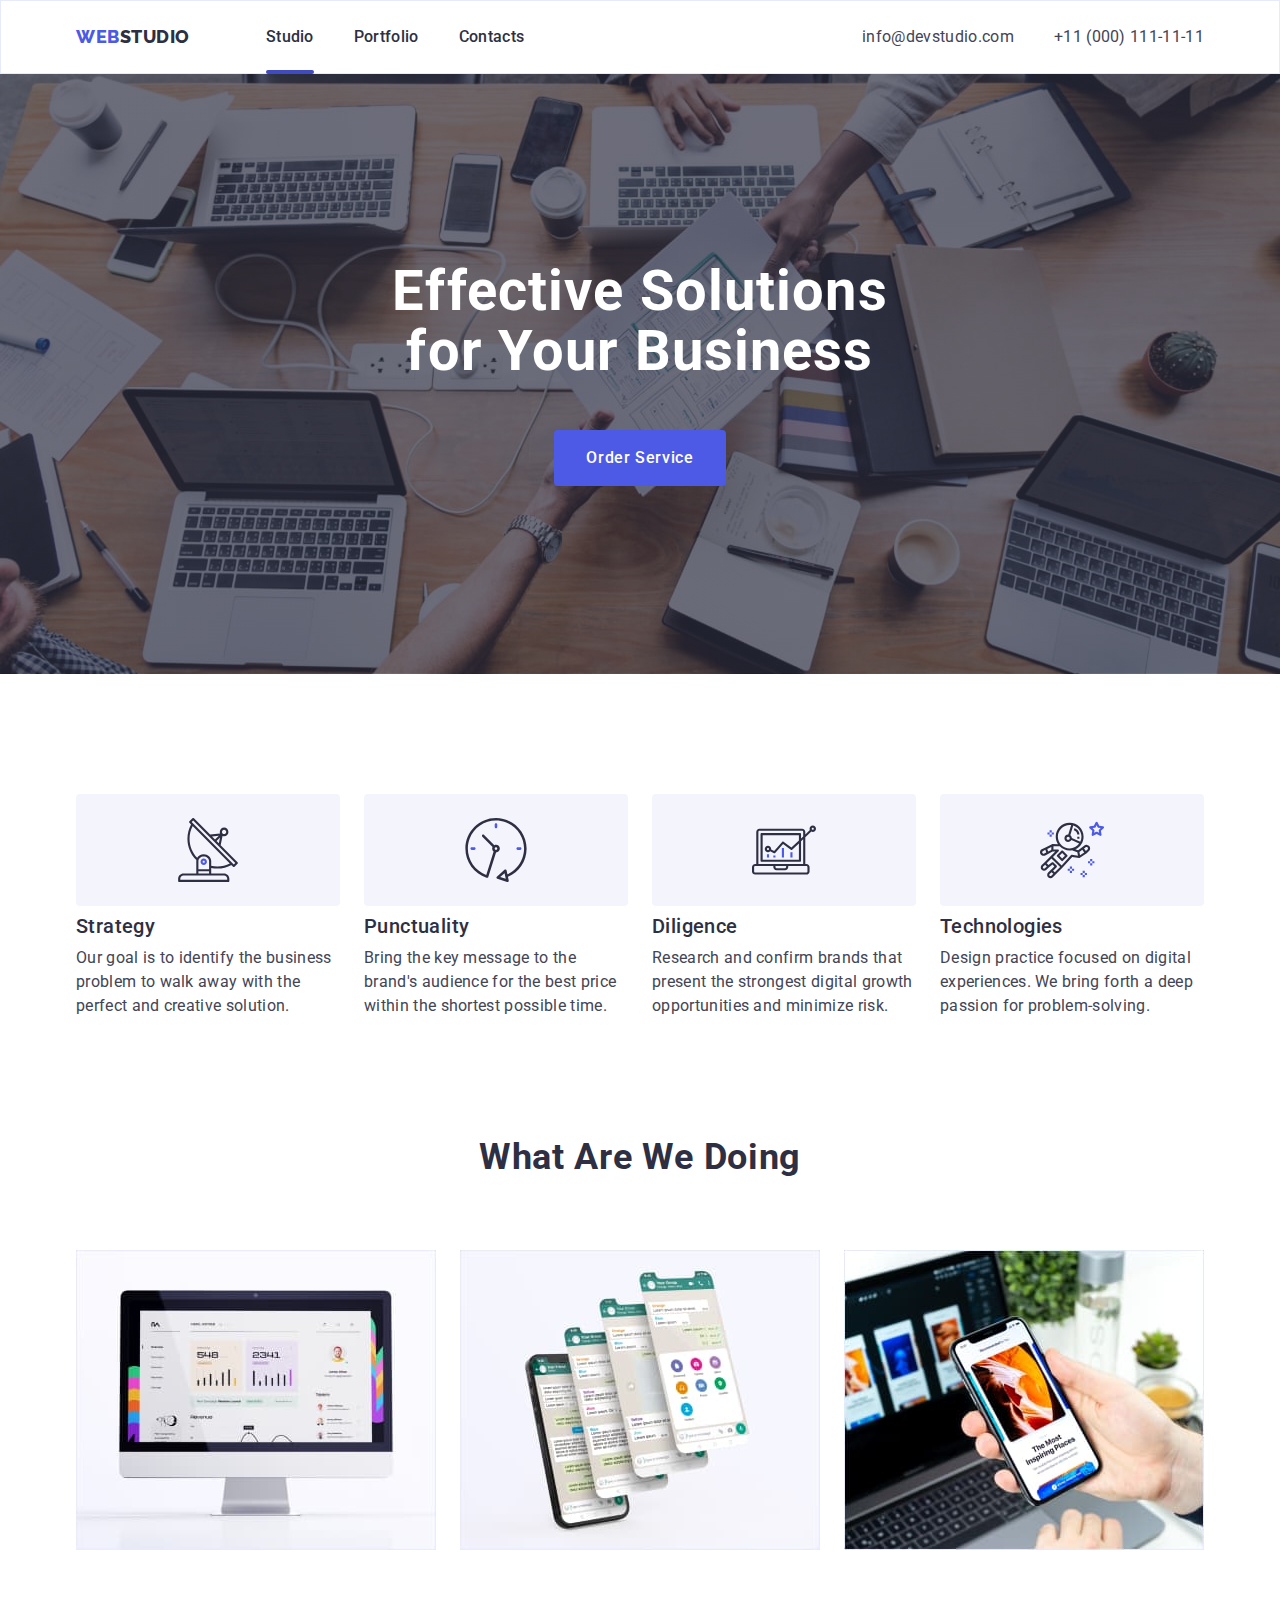
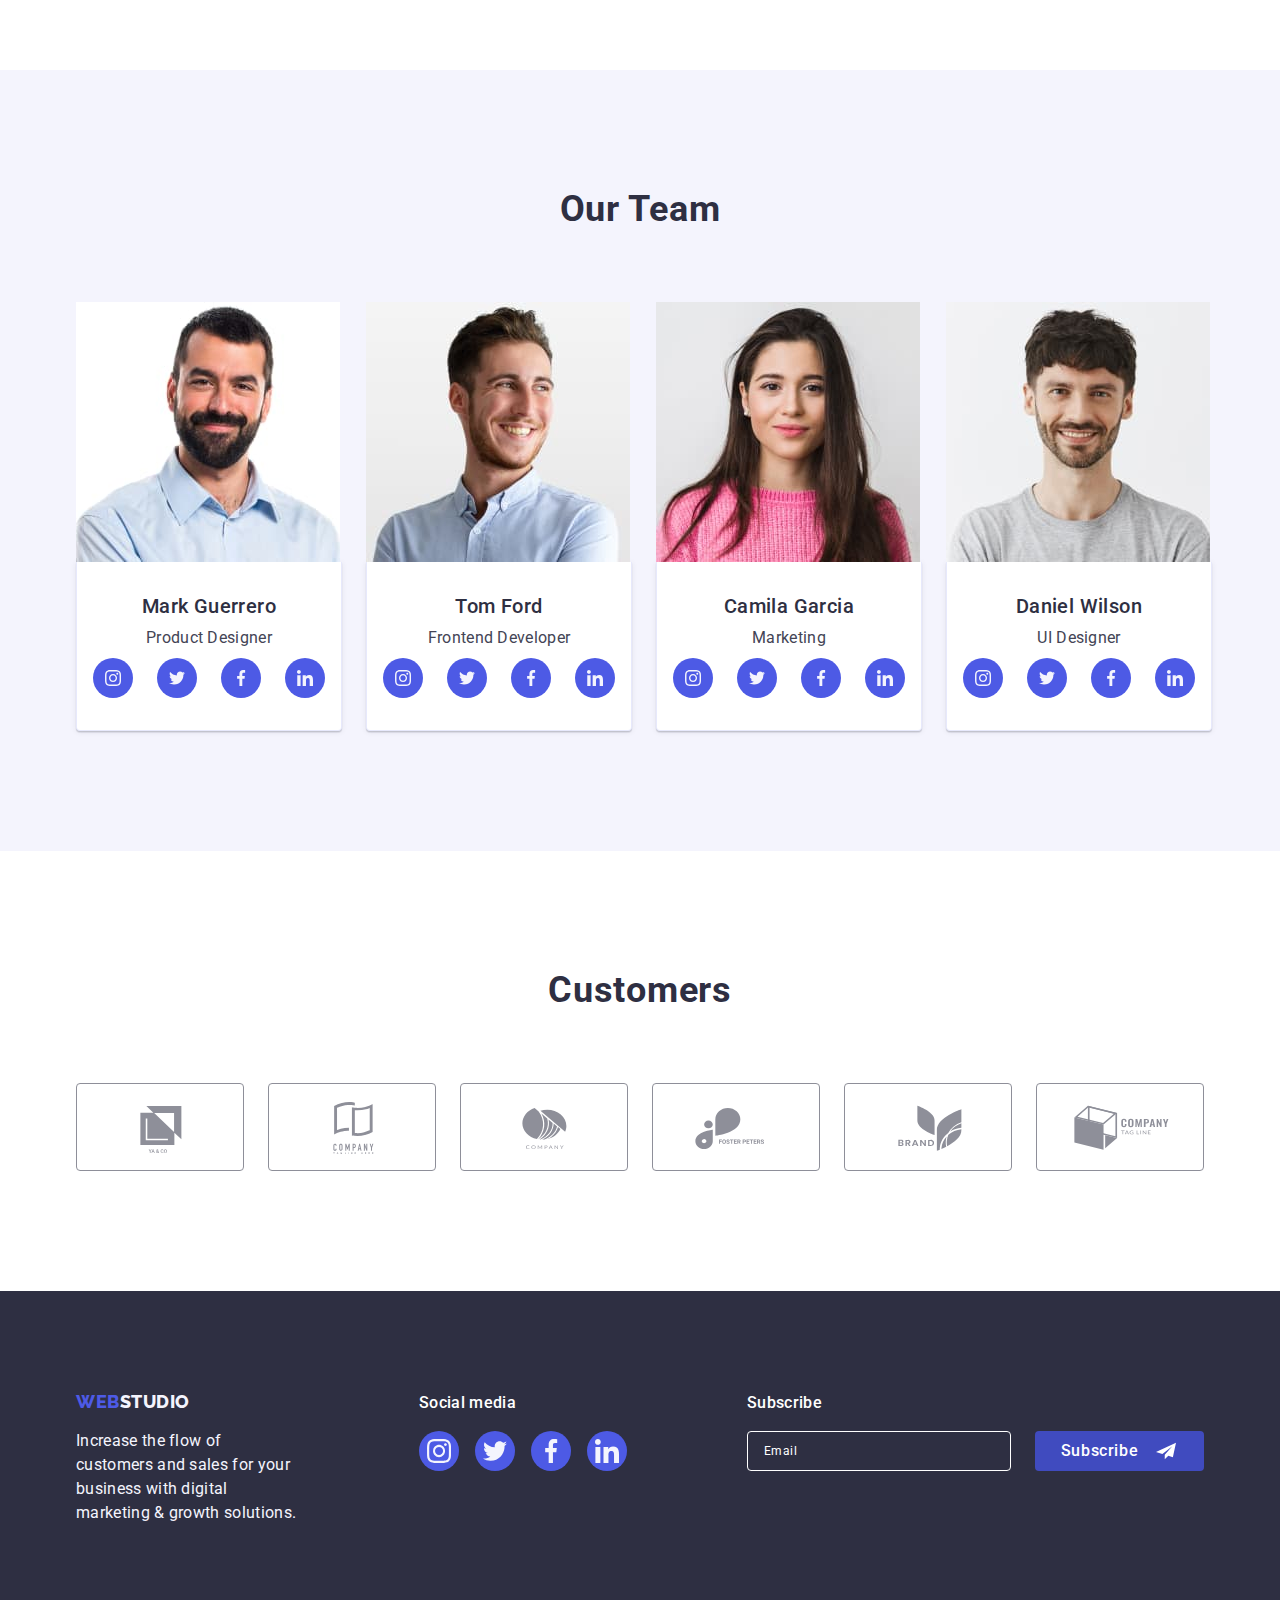
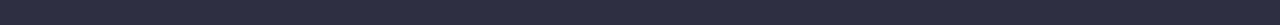
<file: index.html>
<!DOCTYPE html>
<html lang="en">
  <head>
    <meta charset="UTF-8" />
    <meta http-equiv="X-UA-Compatible" content="IE=edge" />
    <meta
      name="viewport"
      content="width=device-width, initial-scale=1.0"
    />
    <title>WebStudio</title>
    <link rel="preconnect" href="https://fonts.googleapis.com" />
    <link
      rel="preconnect"
      href="https://fonts.gstatic.com"
      crossorigin
    />
    <link
      href="https://fonts.googleapis.com/css2?family=Montserrat:wght@400;700&family=Raleway:wght@800&family=Roboto:wght@400;500;700;900&display=swap"
      rel="stylesheet"
    />
    <link
      rel="stylesheet"
      href="https://cdnjs.cloudflare.com/ajax/libs/modern-normalize/1.1.0/modern-normalize.min.css"
    />
    <link rel="stylesheet" href="./css/styles.css" />
  </head>

  <body class="body">
    <!--HEADER-->
    <header class="pg-header">
      <div class="container ph-container">
        <nav class="page-nav">
          <a class="logo-left link west" href="./index.html"
            >Web<span class="logo-right">Studio</span>
          </a>
          <ul class="list menu">
            <li class="menu-item">
              <a
                class="menu-link link current"
                href="./index.html"
                >Studio</a
              >
            </li>
            <li class="menu-item">
              <a class="menu-link link" href="./portfolio.html"
                >Portfolio</a
              >
            </li>
            <li class="menu-item">
              <a class="menu-link link" href="">Contacts</a>
            </li>
          </ul>
        </nav>
        <address class="contakt">
          <ul class="list addr">
            <li class="menu-item">
              <a
                class="menu-link link contakt"
                href="mailto:info@devstudio.com"
                >info@devstudio.com</a
              >
            </li>
            <li class="menu-item">
              <a
                class="menu-link link contakt"
                href="tel:+110001111111"
                >+11 (000) 111-11-11</a
              >
            </li>
          </ul>
        </address>
      </div>
    </header>
    <!--MAIN-->
    <main>
      <!--hero-->
      <section class="hero-background bg-container">
        <div class="container">
          <h1 class="hero-title">
            Effective Solutions for Your Business
          </h1>
          <button class="button" data-modal-open type="button">
            Order Service
          </button>
        </div>
      </section>
      <!--FEATURE-->
      <section class="section">
        <div class="container cont-fea">
          <h2 class="title-second" hidden>Feature</h2>
          <ul class="list text-fea">
            <li>
              <div class="icon">
                <svg width="64" height="64">
                  <use
                    href="./images/icons.svg#icon-antenna"
                  ></use>
                </svg>
              </div>
              <h3 class="title-thirt">Strategy</h3>
              <p class="text">
                Our goal is to identify the business problem to
                walk away with the perfect and creative solution.
              </p>
            </li>
            <li>
              <div class="icon">
                <svg width="64" height="64">
                  <use
                    href="./images/icons.svg#icon-clock"
                  ></use>
                </svg>
              </div>
              <h3 class="title-thirt">Punctuality</h3>
              <p class="text">
                Bring the key message to the brand's audience for
                the best price within the shortest possible time.
              </p>
            </li>
            <li>
              <div class="icon">
                <svg width="64" height="64">
                  <use
                    href="./images/icons.svg#icon-diagram"
                  ></use>
                </svg>
              </div>
              <h3 class="title-thirt">Diligence</h3>
              <p class="text">
                Research and confirm brands that present the
                strongest digital growth opportunities and
                minimize risk.
              </p>
            </li>
            <li>
              <div class="icon">
                <svg width="64" height="64">
                  <use
                    href="./images/icons.svg#icon-astronaut"
                  ></use>
                </svg>
              </div>
              <h3 class="title-thirt">Technologies</h3>
              <p class="text">
                Design practice focused on digital experiences.
                We bring forth a deep passion for
                problem-solving.
              </p>
            </li>
          </ul>
        </div>
      </section>
      <!--What are we doing-->
      <section class="section section-p">
        <div class="container">
          <h2 class="title-second">What are we doing</h2>
          <ul class="list text-fea">
            <li class="">
              <img
                src="./images/img1.jpg"
                alt="comp"
                width="360"
                height="300"
              />
            </li>
            <li class="">
              <img
                src="./images/img2.jpg"
                alt="phone"
                width="360"
                height="300"
              />
            </li>
            <li class="">
              <img
                src="./images/img3.jpg"
                alt="comp&phone"
                width="360"
                height="300"
              />
            </li>
          </ul>
        </div>
      </section>
      <!--Our Team-->
      <section class="team section">
        <div class="container">
          <h2 class="title-second">Our Team</h2>
          <ul class="list team-card">
            <li class="">
              <img
                src="./images/photo.jpg"
                alt="Mark Guerrero"
                width="264"
                height="260"
              />
              <div class="card background-team card-shedow">
                <h3 class="title-thirt">Mark Guerrero</h3>
                <p class="text text-card">Product Designer</p>
                <ul class="team-soc-list list">
                  <li class="team-soc-item">
                    <a href="" class="team-soc-link link">
                      <svg
                        class="team-soc-icon"
                        width="16"
                        heigth="16"
                      >
                        <use
                          href="./images/icons.svg#icon-instagram"
                        ></use>
                      </svg>
                    </a>
                  </li>
                  <li class="team-soc-item">
                    <a href="" class="team-soc-link link">
                      <svg
                        class="team-soc-icon"
                        width="16"
                        heigth="16"
                      >
                        <use
                          href="./images/icons.svg#icon-twitter"
                        ></use>
                      </svg>
                    </a>
                  </li>
                  <li class="team-soc-item">
                    <a href="" class="team-soc-link link">
                      <svg
                        class="team-soc-icon"
                        width="16"
                        heigth="16"
                      >
                        <use
                          href="./images/icons.svg#icon-facebook"
                        ></use>
                      </svg>
                    </a>
                  </li>
                  <li class="team-soc-item">
                    <a href="" class="team-soc-link link">
                      <svg
                        class="team-soc-icon"
                        width="16"
                        heigth="16"
                      >
                        <use
                          href="./images/icons.svg#icon-linkedin"
                        ></use>
                      </svg>
                    </a>
                  </li>
                </ul>
              </div>
            </li>

            <li class="">
              <img
                src="./images/photo1.jpg"
                alt="Tom Ford"
                width="264"
                height="260"
              />
              <div class="card background-team card-shedow">
                <h3 class="title-thirt">Tom Ford</h3>
                <p class="text text-card">Frontend Developer</p>
                <ul class="team-soc-list list">
                  <li class="team-soc-item">
                    <a href="" class="team-soc-link link">
                      <svg
                        class="team-soc-icon"
                        width="16"
                        heigth="16"
                      >
                        <use
                          href="./images/icons.svg#icon-instagram"
                        ></use>
                      </svg>
                    </a>
                  </li>
                  <li class="team-soc-item">
                    <a href="" class="team-soc-link link">
                      <svg
                        class="team-soc-icon"
                        width="16"
                        heigth="16"
                      >
                        <use
                          href="./images/icons.svg#icon-twitter"
                        ></use>
                      </svg>
                    </a>
                  </li>
                  <li class="team-soc-item">
                    <a href="" class="team-soc-link link">
                      <svg
                        class="team-soc-icon"
                        width="16"
                        heigth="16"
                      >
                        <use
                          href="./images/icons.svg#icon-facebook"
                        ></use>
                      </svg>
                    </a>
                  </li>
                  <li class="team-soc-item">
                    <a href="" class="team-soc-link link">
                      <svg
                        class="team-soc-icon"
                        width="16"
                        heigth="16"
                      >
                        <use
                          href="./images/icons.svg#icon-linkedin"
                        ></use>
                      </svg>
                    </a>
                  </li>
                </ul>
              </div>
            </li>

            <li class="">
              <img
                src="./images/photo2.jpg"
                alt="Camila Garcia"
                width="264"
                height="260"
              />
              <div class="card background-team card-shedow">
                <h3 class="title-thirt">Camila Garcia</h3>
                <p class="text text-card">Marketing</p>
                <ul class="team-soc-list list">
                  <li class="team-soc-item">
                    <a href="" class="team-soc-link link">
                      <svg
                        class="team-soc-icon"
                        width="16"
                        heigth="16"
                      >
                        <use
                          href="./images/icons.svg#icon-instagram"
                        ></use>
                      </svg>
                    </a>
                  </li>
                  <li class="team-soc-item">
                    <a href="" class="team-soc-link link">
                      <svg
                        class="team-soc-icon"
                        width="16"
                        heigth="16"
                      >
                        <use
                          href="./images/icons.svg#icon-twitter"
                        ></use>
                      </svg>
                    </a>
                  </li>
                  <li class="team-soc-item">
                    <a href="" class="team-soc-link link">
                      <svg
                        class="team-soc-icon"
                        width="16"
                        heigth="16"
                      >
                        <use
                          href="./images/icons.svg#icon-facebook"
                        ></use>
                      </svg>
                    </a>
                  </li>
                  <li class="team-soc-item">
                    <a href="" class="team-soc-link link">
                      <svg
                        class="team-soc-icon"
                        width="16"
                        heigth="16"
                      >
                        <use
                          href="./images/icons.svg#icon-linkedin"
                        ></use>
                      </svg>
                    </a>
                  </li>
                </ul>
              </div>
            </li>

            <li class="">
              <img
                src="./images/photo3.jpg"
                alt="Daniel Wilson"
                width="264"
                height="260"
              />
              <div class="card background-team card-shedow">
                <h3 class="title-thirt">Daniel Wilson</h3>
                <p class="text text-card">UI Designer</p>
                <ul class="team-soc-list list">
                  <li class="team-soc-item">
                    <a href="" class="team-soc-link link">
                      <svg
                        class="team-soc-icon"
                        width="16"
                        height="16"
                      >
                        <use
                          href="./images/icons.svg#icon-instagram"
                        ></use>
                      </svg>
                    </a>
                  </li>
                  <li class="team-soc-item">
                    <a href="" class="team-soc-link link">
                      <svg
                        class="team-soc-icon"
                        width="16"
                        height="16"
                      >
                        <use
                          href="./images/icons.svg#icon-twitter"
                        ></use>
                      </svg>
                    </a>
                  </li>
                  <li class="team-soc-item">
                    <a href="" class="team-soc-link link">
                      <svg
                        class="team-soc-icon"
                        width="16"
                        height="16"
                      >
                        <use
                          href="./images/icons.svg#icon-facebook"
                        ></use>
                      </svg>
                    </a>
                  </li>
                  <li class="team-soc-item">
                    <a href="" class="team-soc-link link">
                      <svg
                        class="team-soc-icon"
                        width="16"
                        height="16"
                      >
                        <use
                          href="./images/icons.svg#icon-linkedin"
                        ></use>
                      </svg>
                    </a>
                  </li>
                </ul>
              </div>
            </li>
          </ul>
        </div>
      </section>
      <section class="section">
        <div class="container">
          <h2 class="title-second customers">Customers</h2>
          <ul class="list compane-list">
            <li>
              <a href="" class="company-list-link">
                <svg
                  class="company-list-icon"
                  width="104"
                  height="56"
                >
                  <use
                    href="./images/icons.svg#icon-Logo1 "
                  ></use>
                </svg>
              </a>
            </li>
            <li>
              <a href="" class="company-list-link">
                <svg
                  class="company-list-icon"
                  width="104"
                  height="56"
                >
                  <use
                    href="./images/icons.svg#icon-Logo2"
                  ></use>
                </svg>
              </a>
            </li>
            <li>
              <a href="" class="company-list-link">
                <svg
                  class="company-list-icon"
                  width="104"
                  height="56"
                >
                  <use
                    href="./images/icons.svg#icon-Logo3"
                  ></use>
                </svg>
              </a>
            </li>
            <li>
              <a href="" class="company-list-link">
                <svg
                  class="company-list-icon"
                  width="104"
                  height="56"
                >
                  <use
                    href="./images/icons.svg#icon-Logo4"
                  ></use>
                </svg>
              </a>
            </li>
            <li>
              <a href="" class="company-list-link">
                <svg
                  class="company-list-icon"
                  width="104"
                  height="56"
                >
                  <use
                    href="./images/icons.svg#icon-Logo5"
                  ></use>
                </svg>
              </a>
            </li>
            <li>
              <a href="" class="company-list-link">
                <svg
                  class="company-list-icon"
                  width="104"
                  height="56"
                >
                  <use
                    href="./images/icons.svg#icon-Logo6"
                  ></use>
                </svg>
              </a>
            </li>
          </ul>
        </div>
      </section>
    </main>

    <!-- FOOTER -->

    <footer class="background-footer">
      <div class="container container-foot">
        <div>
          <a class="logo-left link" href="./index.html"
            >Web<span class="logo-right-footer">Studio</span>
          </a>
          <p class="text-footer">
            Increase the flow of customers and sales for your
            business with digital marketing & growth solutions.
          </p>
        </div>
        <div class="footer-soc">
          <h4 class="foot-title">Social media</h4>
          <ul class="foot-soc-list list">
            <li class="team-soc-item">
              <a href="" class="footer-soc-link link">
                <svg
                  class="team-soc-icon"
                  width="24"
                  height="24"
                >
                  <use
                    href="./images/icons.svg#icon-instagram"
                  ></use>
                </svg>
              </a>
            </li>
            <li class="team-soc-item">
              <a href="" class="footer-soc-link link">
                <svg
                  class="team-soc-icon"
                  width="24"
                  height="24"
                >
                  <use
                    href="./images/icons.svg#icon-twitter"
                  ></use>
                </svg>
              </a>
            </li>
            <li class="team-soc-item">
              <a href="" class="footer-soc-link link">
                <svg
                  class="team-soc-icon"
                  width="24"
                  height="24"
                >
                  <use
                    href="./images/icons.svg#icon-facebook"
                  ></use>
                </svg>
              </a>
            </li>
            <li class="team-soc-item">
              <a href="" class="footer-soc-link link">
                <svg
                  class="team-soc-icon"
                  width="24"
                  height="24"
                >
                  <use
                    href="./images/icons.svg#icon-linkedin"
                  ></use>
                </svg>
              </a>
            </li>
          </ul>
        </div>

        
        <div>
          <h4 class="foot-title">Subscribe</h4>
          <form class="mail-buttom">
               <label>
                <span class="footer-form-input-wrap">
                  <input
                    type="email"
                    name="user_email"
                    placeholder="Email"
                    class="footer-form-input footer-form-input-desc"
                    required 
                  />
                </span>
              </label>
                      <button type="submit" class="footer-form-submit">
              Subscribe
              <svg
                class="footer-icon-telgr"
                width="24"
                height="20"
              >
                <use href="./images/icons.svg#icon-telegr"></use>
              </svg>
            </button>
          </form>
        </div>
      </div>
      
    </footer>
    <!-- MODAL -->
    <div class="backdrop is-hidden" data-modal>
      <div class="modal">
        <button
          type="button"
          data-modal-close
          class="modal-close-btn"
        >
          <svg width="8px" height="8px">
            <use
              href="./images/icons.svg#icon-close-black"
            ></use>
          </svg>
        </button>
        <!-- FORM -->
        <form class="modal-form">
          <p class="feedback">
            Leave your contacts and we will call you back
          </p>
          <label class="modal-form-field">
            <span class="modal-form-input-desc">Name</span>
            <span class="modal-form-input-wrap">
              <input
                type="text"
                name="user_name"
                class="modal-form-input"
                required
              />
              <svg
                class="modal-form-input-icon"
                width="18px"
                height="18px"
              >
                <use href="./images/icons.svg#icon-person"></use>
              </svg>
            </span>
          </label>

          <label class="modal-form-field">
            <span class="modal-form-input-desc">Phone</span>
            <span class="modal-form-input-wrap"
              ><input
                type="tel"
                name="user_phone"
                class="modal-form-input"
                required />
              <svg
                class="modal-form-input-icon"
                width="18px"
                height="24px"
              >
                <use
                  href="./images/icons.svg#icon-phone"
                ></use></svg>
              </span>
          </label>

          <label class="modal-form-field">
            <span class="modal-form-input-desc">Email</span>
            <span class="modal-form-input-wrap">
              <input
                type="email"
                name="user_email"
                class="modal-form-input"
                required 
              />
              <svg
                class="modal-form-input-icon"
                width="18px"
                height="24px"
              >
                <use href="./images/icons.svg#icon-email"></use>
              </svg>
            </span>
          </label>

          <label class="modal-form-field">
            <span class="modal-form-input-desc">Comment</span>
            <textarea
              name="user-message"
              class="modal-form-text-input"
              placeholder="Text input"
            ></textarea>
          </label>

          <!-- CHECKBOX -->
          <input
            id="user-policy"
            type="checkbox"
            name="user-policy"
            class="modal-form-check is-hidden"
            required
          />

          <label for="user-policy" class="modal-form-check-desc"
            >I accept the terms and conditions of the&nbsp;
            <a href="">Privacy Policy</a>
          </label>
          <button type="submit" class="modal-form-submit">
            Send
          </button>
        </form>
      </div>
    </div>
    <script src="./js/modal.js"></script>
  </body>
</html>
</file>
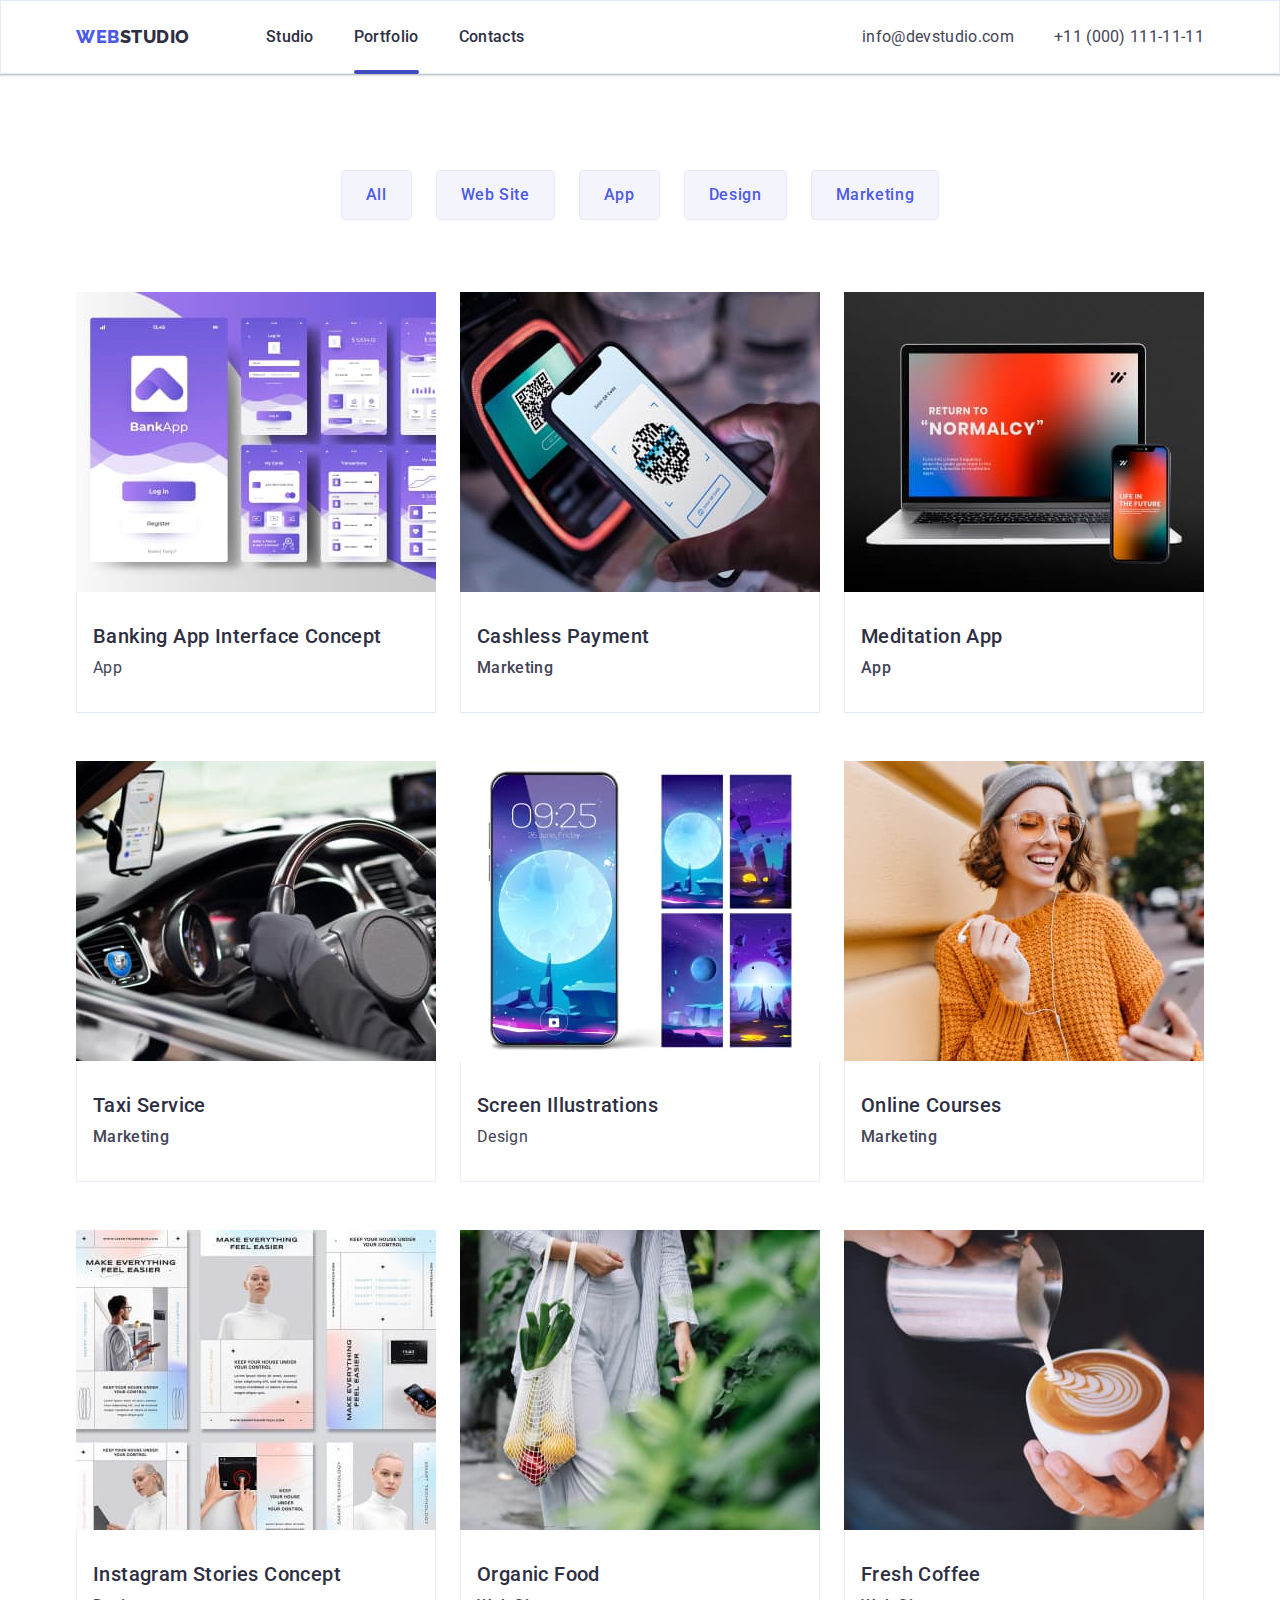
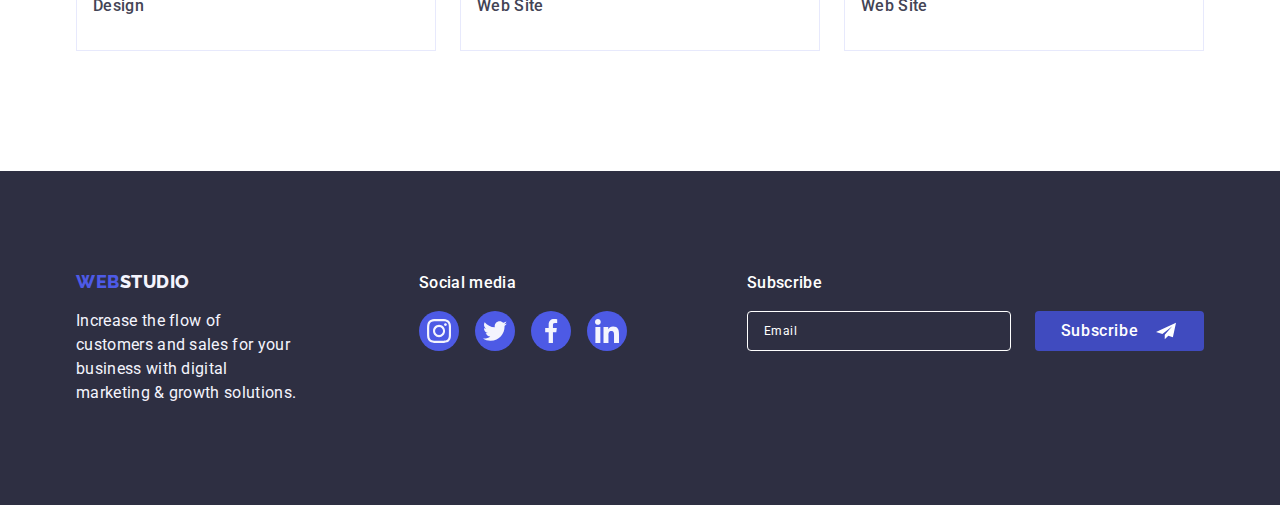
<file: portfolio.html>
<!DOCTYPE html>
<html lang="en">
  <head>
    <meta charset="UTF-8" />
    <meta http-equiv="X-UA-Compatible" content="IE=edge" />
    <meta
      name="viewport"
      content="width=device-width, initial-scale=1.0"
    />
    <title>WebStudio</title>
    <link rel="preconnect" href="https://fonts.googleapis.com" />
    <link
      rel="preconnect"
      href="https://fonts.gstatic.com"
      crossorigin
    />
    <link
      href="https://fonts.googleapis.com/css2?family=Montserrat:wght@400;700&family=Raleway:wght@800&family=Roboto:wght@400;500;700;900&display=swap"
      rel="stylesheet"
    />
    <link
      rel="stylesheet"
      href="https://cdnjs.cloudflare.com/ajax/libs/modern-normalize/1.1.0/modern-normalize.min.css"
    />
    <link rel="stylesheet" href="./css/styles.css" />
  </head>

  <body class="body">
    <!--HEADER-->
    <header class="pg-header">
      <div class="container ph-container">
        <nav class="page-nav">
          <a class="logo-left link west" href="./index.html"
            >Web<span class="logo-right">Studio</span>
          </a>
          <ul class="list menu">
            <li class="menu-item">
              <a class="menu-link link" href="./index.html"
                >Studio</a
              >
            </li>
            <li class="menu-item">
              <a class="menu-link link current" href="./portfolio.html"
                >Portfolio</a
              >
            </li>
            <li class="menu-item">
              <a class="menu-link link" href="">Contacts</a>
            </li>
          </ul>
        </nav>
        <address class="contakt">
          <ul class="list addr">
            <li class="menu-item">
              <a
                class="menu-link link contakt"
                href="mailto:info@devstudio.com"
                >info@devstudio.com</a
              >
            </li>
            <li class="menu-item">
              <a
                class="menu-link link contakt"
                href="tel:+110001111111"
                >+11 (000) 111-11-11</a
              >
            </li>
          </ul>
        </address>
      </div>
    </header>

    <!--MAIN-->
    <main>
      <section>
        <div class="container cont-portfolio">
          <h1 hidden>portfolio</h1>
          <ul class="list btn-port">
            <li>
              <button
                type="button"
                class="button-portfolio link btn"
              >
                All
              </button>
            </li>
            <li>
              <button
                type="button"
                class="button-portfolio link btn"
              >
                Web Site
              </button>
            </li>
            <li>
              <button
                type="button"
                class="button-portfolio link btn"
              >
                App
              </button>
            </li>
            <li>
              <button
                type="button"
                class="button-portfolio link btn"
              >
                Design
              </button>
            </li>
            <li>
              <button
                type="button"
                class="button-portfolio link btn"
              >
                Marketing
              </button>
            </li>
          </ul>
          <ul class="list team-card-port">
            <li class="menu-link-port">
              <a href="" class="link card-port-shedow">
                <div class="cover-text">
                  <img
                    src="./images/portfolio/img.jpg"
                    alt="Banking-App-Interface-Concept"
                    width="360"
                    height="300"
                  />
                  <p class="overlay">
                    14 Stylish and User-Friendly App Design
                    Concepts · Task Manager App · Calorie Tracker
                    App · Exotic Fruit Ecommerce App · Cloud
                    Storage App
                  </p>
                </div>
                <div class="card-port">
                  <h2 class="title-port">
                    Banking App Interface Concept
                  </h2>
                  <p class="text">App</p>
                </div>
              </a>
            </li>

            <li class="menu-link">
              <a href="" class="link card-port-shedow">
                <div class="cover-text">
                  <img
                    src="./images/portfolio/img1.jpg"
                    alt="smartphons"
                    width="360"
                    height="300"
                  />
                  <p class="overlay">
                    14 Stylish and User-Friendly App Design
                    Concepts · Task Manager App · Calorie Tracker
                    App · Exotic Fruit Ecommerce App · Cloud
                    Storage App
                  </p>
                </div>
                <div class="card-port">
                  <h2 class="title-port">Cashless Payment</h2>
                  <p class="text">Marketing</p>
                </div>
              </a>
            </li>

            <li class="menu-link">
              <a href="" class="link card-port-shedow">
                <div class="cover-text">
                  <img
                    src="./images/portfolio/img2.jpg"
                    alt="laptop-phone;"
                    width="360"
                    height="300"
                  />
                  <p class="overlay">
                    14 Stylish and User-Friendly App Design
                    Concepts · Task Manager App · Calorie Tracker
                    App · Exotic Fruit Ecommerce App · Cloud
                    Storage App
                  </p>
                </div>
                <div class="card-port">
                  <h2 class="title-port">Meditation App</h2>
                  <p class="text">App</p>
                </div>
              </a>
            </li>

            <li class="menu-link">
              <a href="" class="link card-port-shedow">
                <div class="cover-text">
                  <img
                    src="./images/portfolio/img3.jpg"
                    alt="Taxi-Service"
                    width="360"
                    height="300"
                  />
                  <p class="overlay">
                    14 Stylish and User-Friendly App Design
                    Concepts · Task Manager App · Calorie Tracker
                    App · Exotic Fruit Ecommerce App · Cloud
                    Storage App
                  </p>
                </div>
                <div class="card-port">
                  <h2 class="title-port">Taxi Service</h2>
                  <p class="text">Marketing</p>
                </div>
              </a>
            </li>

            <li class="menu-lin">
              <a href="" class="link card-port-shedow">
                <div class="cover-text">
                  <img
                    src="./images/portfolio/img4.jpg"
                    alt="Screen-Illustrations"
                    width="360"
                    height="300"
                  />
                  <p class="overlay">
                    14 Stylish and User-Friendly App Design
                    Concepts · Task Manager App · Calorie Tracker
                    App · Exotic Fruit Ecommerce App · Cloud
                    Storage App
                  </p>
                </div>
                <div class="card-port">
                  <h2 class="title-port">
                    Screen Illustrations
                  </h2>
                  <p class="text">Design</p>
                </div>
              </a>
            </li>

            <li class="menu-link">
              <a href="" class="link card-port-shedow">
                <div class="cover-text">
                  <img
                    src="./images/portfolio/img5.jpg"
                    alt="Screen-Illustrations"
                    width="360"
                    height="300"
                  />
                  <p class="overlay">
                    14 Stylish and User-Friendly App Design
                    Concepts · Task Manager App · Calorie Tracker
                    App · Exotic Fruit Ecommerce App · Cloud
                    Storage App
                  </p>
                </div>
                <div class="card-port">
                  <h2 class="title-port">Online Courses</h2>
                  <p class="text">Marketing</p>
                </div>
              </a>
            </li>

            <li class="menu-link">
              <a href="" class="link card-port-shedow">
                <div class="cover-text">
                  <img
                    src="./images/portfolio/img6.jpg"
                    alt="Screen-Illustrations"
                    width="360"
                    height="300"
                  />
                  <p class="overlay">
                    14 Stylish and User-Friendly App Design
                    Concepts · Task Manager App · Calorie Tracker
                    App · Exotic Fruit Ecommerce App · Cloud
                    Storage App
                  </p>
                </div>
                <div class="card-port">
                  <h2 class="title-port">
                    Instagram Stories Concept
                  </h2>
                  <p class="text">Design</p>
                </div>
              </a>
            </li>

            <li class="menu-link">
              <a href="" class="link card-port-shedow">
                <div class="cover-text">
                  <img
                    src="./images/portfolio/img7.jpg"
                    alt="Screen-Illustrations"
                    width="360"
                    height="300"
                  />
                  <p class="overlay">
                    14 Stylish and User-Friendly App Design
                    Concepts · Task Manager App · Calorie Tracker
                    App · Exotic Fruit Ecommerce App · Cloud
                    Storage App
                  </p>
                </div>
                <div class="card-port">
                  <h2 class="title-port">Organic Food</h2>
                  <p class="text">Web Site</p>
                </div>
              </a>
            </li>

            <li class="menu-link">
              <a href="" class="link card-port-shedow">
                <div class="cover-text">
                  <img
                    src="./images/portfolio/img8.jpg"
                    alt="Screen-Illustrations"
                    width="360"
                    height="300"
                  />
                  <p class="overlay">
                    14 Stylish and User-Friendly App Design
                    Concepts · Task Manager App · Calorie Tracker
                    App · Exotic Fruit Ecommerce App · Cloud
                    Storage App
                  </p>
                </div>
                <div class="card-port">
                  <h2 class="title-port">Fresh Coffee</h2>
                  <p class="text">Web Site</p>
                </div>
              </a>
            </li>
          </ul>
        </div>
      </section>
    </main>

    <!-- FOOTER -->
    <footer class="background-footer">
      <div class="container container-foot">
        <div>
          <a class="logo-left link" href="./index.html"
            >Web<span class="logo-right-footer">Studio</span>
          </a>
          <p class="text-footer">
            Increase the flow of customers and sales for your
            business with digital marketing & growth solutions.
          </p>
        </div>
        <div class="footer-soc">
          <h4 class="foot-title">Social media</h4>
          <ul class="foot-soc-list list">
            <li class="team-soc-item">
              <a href="" class="footer-soc-link link">
                <svg
                  class="team-soc-icon"
                  width="24"
                  height="24"
                >
                  <use
                    href="./images/icons.svg#icon-instagram"
                  ></use>
                </svg>
              </a>
            </li>
            <li class="team-soc-item">
              <a href="" class="footer-soc-link link">
                <svg
                  class="team-soc-icon"
                  width="24"
                  height="24"
                >
                  <use
                    href="./images/icons.svg#icon-twitter"
                  ></use>
                </svg>
              </a>
            </li>
            <li class="team-soc-item">
              <a href="" class="footer-soc-link link">
                <svg
                  class="team-soc-icon"
                  width="24"
                  height="24"
                >
                  <use
                    href="./images/icons.svg#icon-facebook"
                  ></use>
                </svg>
              </a>
            </li>
            <li class="team-soc-item">
              <a href="" class="footer-soc-link link">
                <svg
                  class="team-soc-icon"
                  width="24"
                  height="24"
                >
                  <use
                    href="./images/icons.svg#icon-linkedin"
                  ></use>
                </svg>
              </a>
            </li>
          </ul>
        </div>

        
        <div>
          <h4 class="foot-title">Subscribe</h4>
          <form class="mail-buttom">
                      <label>
                <span class="footer-form-input-wrap">
                  <input
                    type="email"
                    name="user_email"
                    placeholder="Email"
                    class="footer-form-input footer-form-input-desc"
                    required 
                  />
                </span>
              </label>
                      <button type="submit" class="footer-form-submit">
              Subscribe
              <svg
                class="footer-icon-telgr"
                width="24"
                height="20"
              >
                <use href="./images/icons.svg#icon-telegr"></use>
              </svg>
            </button>
          </form>
        </div>
      </div>
      
    </footer>
  </body>
</html>
</file>
<file: css/styles.css>
:root {
  --navy-blue: #2e2f42;
  --primary-brand: #4d5ae5;
  --text: #434455;
  --white-background: #ffffff;
  --light: #f4f4fd;
  --pressed-state: #404bbf;
  --text-footer: #e7e9fc;
  --success: #31d0aa;
  --subtle-text: #8e8f99;
  --bg-gradient: linear-gradient(
    rgba(46, 47, 66, 0.7),
    rgba(46, 47, 66, 0.7)
  );
}

html {
  box-sizing: border-box;
}

h1,
h2,
h3,
h4,
p {
  margin-top: 0;
  margin-bottom: 0;
}

ul {
  margin-top: 0;
  margin-bottom: 0;
  padding-left: 0;
}

img {
  display: block;
  max-width: 100%;
  height: auto;
}

.list {
  list-style: none;
}
.link {
  text-decoration: none;
}

button {
  cursor: pointer;
}

.body {
  font-family: "Roboto", sans-serif;
  letter-spacing: 0.02em;
  color: var(--text);
  background-color: var(--white-background);
}

.container {
  width: 1158px;
  margin-left: auto;
  margin-right: auto;
  padding-left: 15px;
  padding-right: 15px;
}

.section {
  padding-top: 120px;
  padding-bottom: 120px;
}

.section-p {
  padding-top: 0px;
}

/* =====================================Header==================================== */
.pg-header {
  padding-top: 24px;
  padding-bottom: 24px;
  border: 1px solid var(--text-footer);
  box-shadow: 0px 2px 1px rgba(46, 47, 66, 0.08),
    0px 1px 1px rgba(46, 47, 66, 0.16),
    0px 1px 6px rgba(46, 47, 66, 0.08);
}

.ph-container {
  display: flex;
  align-items: center;
}

.page-nav {
  display: flex;
  align-items: center;
}

.west {
  margin-right: 76px;
}

.menu {
  display: flex;
  align-items: center;
}

/* position: absolute;
width: 48px;
height: 4px;
left: 0px;
top: 44px;
background: #404BBF;
border-radius: 2px; */

.menu-item:not(:last-child) {
  margin-right: 40px;
}

.addr {
  display: flex;
  align-items: center;
}

.logo-left {
  font-family: "Raleway", sans-serif;
  font-weight: 800;
  font-size: 18px;
  line-height: 1.17;
  letter-spacing: 0.03em;
  color: var(--primary-brand);
  text-transform: uppercase;
}

.logo-right {
  font-family: "Raleway", sans-serif;
  font-weight: 800;
  font-size: 18px;
  line-height: calc(21 / 18);
  letter-spacing: 0.03em;
  color: var(--navy-blue);
}

.menu-link {
  font-weight: 500;
  font-size: 16px;
  line-height: 1.5;
  letter-spacing: 0.02em;
  color: var(--navy-blue);
  transition: color 250ms cubic-bezier(0.4, 0, 0.2, 1);
}

.menu-link:active,
.menu-link:hover,
.menu-link:focus {
  color: var(--pressed-state);
}

.contakt {
  font-style: normal;
  font-weight: 400;
  font-size: 16px;
  line-height: 1.5;
  letter-spacing: 0.02em;
  color: var(--text);
  margin-left: auto;
}
.current {
  position: relative;
}

.current:after {
  content: "";
  position: absolute;
  left: 0;
  bottom: -28px;
  width: 100%;
  height: 4px;
  border-radius: 2px;
  background: var(--pressed-state);
}

/* ================================Hero============================ */
.hero-background {
  background: #2e2f42;
  padding: 188px 0;
  text-align: center;
}

.bg-container {
  background-image: var(--bg-gradient),
    url(../images/people-office.jpg);
  background-repeat: no-repeat;
  background-position: center;
  background-size: cover;
  margin-left: auto;
  margin-right: auto;
  padding: 188px 0;
  max-width: 1440px;
}

.hero-title {
  font-weight: 700;
  font-size: 56px;
  line-height: 1.07;
  text-align: center;
  letter-spacing: 0.02em;
  color: var(--white-background);
  margin-bottom: 48px;
  max-width: 496px;
  margin-left: auto;
  margin-right: auto;
}

.button {
  min-width: 168 px;
  padding: 16px 32px;
  border: 1px;
  border-radius: 4px;
  background: #4d5ae5;
  font-family: "Roboto", sans-serif;
  font-weight: 500;
  font-size: 16px;
  line-height: 1.5;
  display: inline-block;
  align-items: center;
  letter-spacing: 0.04em;
  color: var(--white-background);
  background-color: var(--primary-brand);
  transition: background-color 250ms cubic-bezier(0.4, 0, 0.2, 1);
}

.button:hover,
.button:focus {
  background-color: var(--pressed-state);
}
/* =========================================section2 FEATURE===================================================== */
.title-second {
  font-weight: 700;
  font-size: 36px;
  line-height: 1.11;
  text-align: center;
  letter-spacing: 0.02em;
  text-transform: capitalize;
  color: var(--navy-blue);
  margin-bottom: 72px;
}

.text-fea {
  display: flex;
  gap: 24px;
}

.text {
  font-size: 16px;
  line-height: 1.5;
  letter-spacing: 0.02em;
  color: var(--text);
}

.icon {
  display: flex;
  justify-content: center;
  align-items: center;
  margin-bottom: 8px;
  width: 264px;
  height: 112px;
  background-color: var(--light);
  border-radius: 4px;
}

/* =========================================section3===================================================== */
.title-thirt {
  font-weight: 500;
  font-size: 20px;
  line-height: 1.2;
  letter-spacing: 0.02em;
  color: var(--navy-blue);
  margin-bottom: 8px;
  margin-top: 0;
}

.text {
  font-size: 16px;
  line-height: 1.5;
  letter-spacing: 0.02em;
  color: var(--text);
}
/* =========================================section team===================================================== */
.team {
  background-color: var(--light);
  margin-right: auto;
  margin-left: auto;
}
.background-team {
  display: block;
  background-color: var(--white-background);
}
.team-card {
  display: flex;
  gap: 24px;
}
.card {
  padding: 32px 16px;
  border: 1px solid var(--text-footer);
  border-top: 0;
  border-radius: 0px 0px 4px 4px;
  text-align: center;
}
.text-card {
  margin: 0;
  margin-bottom: 8px;
}
.card-shedow {
  box-shadow: 0px 1px 6px rgba(46, 47, 66, 0.08),
    0px 1px 1px rgba(46, 47, 66, 0.16),
    0px 2px 1px rgba(46, 47, 66, 0.08);
}

/* ==================================section social ==================================== */

.team-soc-list {
  display: flex;
  justify-content: center;
  gap: 24px;
}

.team-soc-item {
  width: 40px;
  height: 40px;
}

.team-soc-link {
  width: 100%;
  height: 100%;
  border-radius: 50%;
  background-color: var(--primary-brand);
  display: flex;
  justify-content: center;
  align-items: center;
  transition: background-color 250ms cubic-bezier(0.4, 0, 0.2, 1);
}

.team-soc-link:hover,
.team-soc-link:focus {
  background-color: var(--pressed-state);
}

.team-soc-icon {
  fill: var(--light);
}

.footer-soc {
  display: block;
}
.foot-soc-list {
  display: flex;
  justify-content: center;
  gap: 16px;
}

.footer-soc-link {
  width: 100%;
  height: 100%;
  border-radius: 50%;
  background-color: var(--primary-brand);
  display: flex;
  justify-content: center;
  align-items: center;
  transition: background-color 250ms cubic-bezier(0.4, 0, 0.2, 1);
}

.footer-soc-link:hover,
.footer-soc-link:focus {
  background-color: var(--success);
}

/* ==================================customers=========================== */
.customers {
  margin-bottom: 72px;
}
.compane-list {
  display: flex;
  gap: 24px;
}

.company-list-link {
  display: flex;
  justify-content: center;
  align-items: center;
  border: 1px solid var(--subtle-text);
  border-radius: 4px;
  width: 168px;
  height: 88px;
  fill: var(--subtle-text);
  transition: border 250ms cubic-bezier(0.4, 0, 0.2, 1),
    fill 250ms cubic-bezier(0.4, 0, 0.2, 1);
}

.company-list-link:hover,
.company-list-link:focus {
  border-color: var(--pressed-state);
  fill: var(--pressed-state);
}

/* =====================================Footer=============================== */

.background-footer {
  padding-top: 100px;
  padding-bottom: 100px;
  margin-left: auto;
  margin-right: auto;
  background-color: var(--navy-blue);
}

.logo-right-footer {
  font-family: "Raleway", sans-serif;
  font-size: 18px;
  line-height: 1.17;
  letter-spacing: 0.03em;
  color: var(--light);
}
.text-footer {
  font-size: 16px;
  line-height: calc(24 / 16);
  letter-spacing: 0.02em;
  color: var(--light);
  max-width: 264px;
  margin-top: 17px;
}
.container-foot {
  display: flex;
  gap: 120px;
}
.foot-title {
  font-weight: 500;
  font-size: 16px;
  line-height: 1.5;
  letter-spacing: 0.02em;
  color: var(--white-background);
  margin-bottom: 16px;
}
/* ================================Portfolio=========================================== */
.btn-port {
  display: flex;
  justify-content: center;
  gap: 24px;
  margin-bottom: 72px;
}

.cont-portfolio {
  padding-top: 96px;
  padding-bottom: 120px;
}

.btn {
  display: flex;
  padding: 12px 24px;
  border: 1px;
  border-radius: 4px;
  align-items: center;
}

.team-card-port {
  display: flex;
  flex-wrap: wrap;
  gap: 48px 24px;
}
.menu-link-port {
  display: block;
}

.cover-text {
  position: relative;
  overflow: hidden;
}

.overlay {
  position: absolute;
  left: 0;
  top: 0;
  width: 100%;
  height: 100%;
  overflow: auto;
  padding: 40px 32px;
  color: var(--light);
  background-color: var(--primary-brand);
  transform: translate(0, 100%);
  transition: transform 250ms cubic-bezier(0.4, 0, 0.2, 1);
}
.card-port-shedow:hover .overlay,
.card-port-shedow:focus .overlay {
  transform: translate(0, 0);
}
.card-port {
  padding: 32px 16px;
  border: 1px solid var(--text-footer);
  border-top: 0;
}

.button-portfolio {
  font-family: "Roboto", sans-serif;
  font-weight: 500;
  font-size: 16px;
  line-height: 1.5;
  display: flex;
  align-items: center;
  letter-spacing: 0.04em;
  color: var(--primary-brand);
  background-color: var(--light);
  cursor: pointer;
  border: 1px solid #e7e9fc;
  transition: background-color 250ms cubic-bezier(0.4, 0, 0.2, 1),
    border-color 250ms cubic-bezier(0.4, 0, 0.2, 1),
    color 250ms cubic-bezier(0.4, 0, 0.2, 1),
    box-shadow 250ms cubic-bezier(0.4, 0, 0.2, 1);
}

.button-portfolio:hover,
.button-portfolio:focus {
  color: var(--white-background);
  background-color: var(--pressed-state);
}

.button-portfolio:hover,
.button-portfolio:focus {
  box-shadow: 0px 3px 1px rgba(0, 0, 0, 0.1),
    0px 2px 1px rgba(0, 0, 0, 0.08),
    0px 2px 2px rgba(0, 0, 0, 0.12);
  border-color: var(--pressed-state);
}

.title-port {
  font-weight: 500;
  font-size: 20px;
  line-height: 1.2;
  letter-spacing: 0.02em;
  color: var(--navy-blue);
  margin-bottom: 8px;
}

.button-portfolio:hover,
.button-portfolio:focus {
  color: var(--white-background);
  background-color: var(--pressed-state);
}
.card-port-shedow {
  display: block;
  transition: box-shadow 250ms cubic-bezier(0.4, 0, 0.2, 1);
}

.card-port-shedow:hover,
.card-port-shedow:focus {
  box-shadow: 0px 1px 6px rgba(46, 47, 66, 0.08),
    0px 1px 1px rgba(46, 47, 66, 0.16),
    0px 2px 1px rgba(46, 47, 66, 0.08);
}

/* =============Modal================ */

.backdrop {
  position: absolute;
  top: 0;
  width: 100%;
  height: 100%;
  background-color: rgba(46, 47, 66, 0.4);
  transition: opacity 350ms linear, visibility 350ms linear;
}
.modal {
  width: 408px;
  min-height: 576px;
  background-color: #fcfcfc;
  box-shadow: 0px 1px 1px rgba(0, 0, 0, 0.14),
    0px 1px 3px rgba(0, 0, 0, 0.12),
    0px 2px 1px rgba(0, 0, 0, 0.2);
  border-radius: 4px;
  position: absolute;
  top: 50%;
  left: 50%;
  transform: translate(-50%, -50%) scaleY(1) rotate(0deg);
  transition: transform 350ms linear;
  padding: 72px 24px 24px 24px;
}
.backdrop .is-hidden .modal {
  transform: translate(-50%, -50%) scaleY(0) rotate(-75deg);
}

.modal-close-btn {
  position: absolute;
  width: 24px;
  height: 24px;
  top: 24px;
  right: 24px;
  border: 1px solid rgba(0, 0, 0, 0.1);
  background-color: var(--text-footer);
  border-radius: 50%;
  display: flex;
  align-items: center;
  justify-content: center;
  margin-left: auto;
  padding: 0;
  transition: background-color 250ms cubic-bezier(0.4, 0, 0.2, 1),
    fill 250ms cubic-bezier(0.4, 0, 0.2, 1);
}

.modal-close-btn:hover,
.modal-close-btn :focus {
  background-color: var(--pressed-state);
  fill: var(--white-background);
}

.is-hidden {
position: absolute;
width: 1px;
height: 1px;
margin: -1px;
border:0;
padding: 0;
white-space: nowrap;
clip-path: inset(100%);
clip: rect(0 0 0 0);
overflow: hidden;
}
/* ==========Form========= */
.feedback {
  font-family: "Roboto";
  font-style: normal;
  font-weight: 500;
  font-size: 16px;
  line-height: 24px;
  text-align: center;
  letter-spacing: 0.02em;
  color: #2e2f42;
  margin-bottom: 16px;
}

.modal-form {
  display: flex;
  flex-direction: column;
}

.modal-form-field {
  margin-bottom: 8px;
}

.modal-form-input-desc {
  display: block;
  font-weight: 400;
  font-size: 12px;
  line-height: 14px;
  letter-spacing: 0.04em;
  color: var(--subtle-text);
  margin-bottom: 8px;
}
.modal-form-input-wrap {
  display: block;
  position: relative;
}
.modal-form-input-icon {
  position: absolute;
  display: block;
  transform: translate(0, -50%);
  top: 50%;
  left: 16px;
  transition: fill 250ms cubic-bezier(0.4, 0, 0.2, 1);
}

.modal-form-input {
  width: 100%;
  height: 40px;
  border: 1px solid rgba(46, 47, 66, 0.4);
  border-radius: 4px;
  padding-left: 38px;
  color: rgba(46, 47, 66, 0.4);
  transition: border-color 250ms cubic-bezier(0.4, 0, 0.2, 1);
}
.modal-form-input:focus {
  outline: none;
  border-color: var(--primary-brand);
}

.modal-form-input:focus + .modal-form-input-icon {
  fill: var(--primary-brand);
}
.modal-form-text-input {
  resize: none;
  width: 100%;
  height: 120px;
  padding: 8px 16px;
  border-radius: 4px;
  transition: border-color 250ms cubic-bezier(0.4, 0, 0.2, 1);
}

.modal-form-text-input:focus{
  outline: none;
border-color:var(--primary-brand);
}

.modal-form-check:checked + .modal-form-check-desc::before{
background-color: var(--pressed-state);
background-image:url(../images/check.svg);
background-repeat: no-repeat;
background-position: 50% 50%;
}
.modal-form-check:focus + .modal-form-check-desc::before{
  background-color: var(--pressed-state);
  background-image:url(../images/check.svg);
  background-repeat: no-repeat;
  background-position: 50% 50%;
  }

  .modal-form-check-desc{
    display: flex;
    align-items: center;
    font-size: 12px;
    margin-bottom: 24px;
  }

.modal-form-check-desc::before{
content: '';
width: 16px;
height: 16px;
border-radius: 2px;
border: 1px solid rgba(46, 47, 66, 0.4);
display: block;
cursor: pointer;
margin-right: 8px;
}

.modal-form-submit {
    min-width: 169px;
    align-self: center;
    padding: 16px 32px;
    border: 1px;
    border-radius: 4px;
    background: #4d5ae5;
    font-family: "Roboto", sans-serif;
    font-weight: 500;
    font-size: 16px;
    line-height: 1.5;
    display: inline-block;
    align-items: center;
    letter-spacing: 0.04em;
    color: var(--white-background);
    background-color: var(--primary-brand);
    transition: background-color 250ms cubic-bezier(0.4, 0, 0.2, 1);
  }
  
  .modal-form-submit,
  .modal-form-submit{
    background-color: var(--pressed-state);
}

/* ============MODAL FOTER============= */

.imput-footer {
  display: flex;
  flex-direction: column;
}


.mail-buttom {
display: flex;
gap: 24px;
align-items: center;
}

.footer-form-input-wrap{  
  display: block;
  position: relative;}

.footer-form-input-desc {
  display: block;
  font-weight: 400;
  font-size: 12px;
  line-height: 14px;
  letter-spacing: 0.04em;
  color: var(--white-background);
 }

  .footer-form-input-desc::placeholder{
  font-weight: 400;
  font-size: 12px;
  line-height: 14px;
  letter-spacing: 0.04em;
  color: var(--white-background);
  margin-bottom: 16px;}
  

/* .imput-foorer-text {
  font-weight: 500;
  font-size: 16px;
  line-height: 24px;
  text-align: center;
  letter-spacing: 0.02em;
  color: var(--white-background);
  margin-bottom: 16px;
} */
.footer-form-input {
  width: 264px;
  height: 40px;
  border: 1px solid var(--white-background);
  border-radius: 4px;
  padding: 8px 16px;
  outline: none; 
  color: var(--white-background);
  background-color: var(--navy-blue);
  transition: border-color 250ms cubic-bezier(0.4, 0, 0.2, 1);
}

.footer-form-submit {

  min-width: 169px;
  align-self: center;
  padding: 8px 24px;
  border: 1px;
  border-radius: 4px;
  background: #4d5ae5;
  font-family: "Roboto", sans-serif;
  font-weight: 500;
  font-size: 16px;
  line-height: 1.5;
  display: flex;
  align-items: center;
  justify-content: center;
  letter-spacing: 0.04em;
  color: var(--white-background);
  background-color: var(--primary-brand);
  transition: background-color 250ms cubic-bezier(0.4, 0, 0.2, 1);
}

.footer-form-submit,
.footer-form-submit{
  background-color: var(--pressed-state);}

  .footer-icon-telgr{
    fill: var(--white-background);
    margin-left: 16px;
  }
</file>
